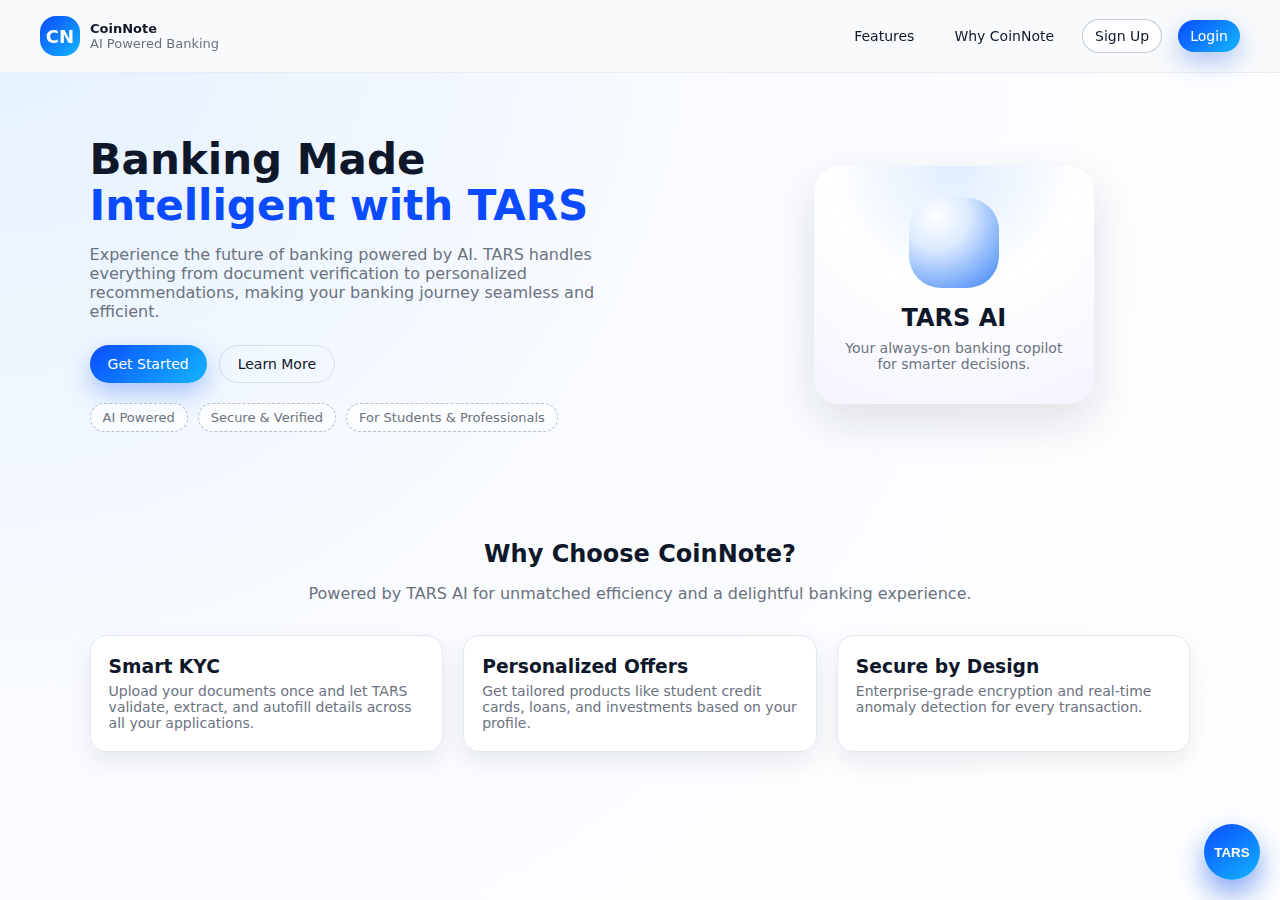
<file: templates/index.html>
<!DOCTYPE html>
<html lang="en">
  <head>
    <meta charset="UTF-8" />
    <meta name="viewport" content="width=device-width, initial-scale=1.0" />
    <title>CoinNote - AI Powered Banking</title>
    <link rel="stylesheet" href="/static/styles.css" />
  </head>
  <body class="page-landing">
    <header class="top-nav">
      <div class="brand">
        <div class="brand-logo">CN</div>
        <div class="brand-text">
          <span class="brand-name">CoinNote</span>
          <span class="brand-tagline">AI Powered Banking</span>
        </div>
      </div>
      <nav class="nav-links">
        <a href="#features">Features</a>
        <a href="#why">Why CoinNote</a>
        <a href="signup.html" class="btn btn-outline">Sign Up</a>
        <a href="dashboard.html" class="btn btn-primary">Login</a>
      </nav>
    </header>

    <main class="hero">
      <section class="hero-content">
        <h1>
          Banking Made
          <span class="accent">Intelligent with TARS</span>
        </h1>
        <p class="hero-subtitle">
          Experience the future of banking powered by AI. TARS handles everything
          from document verification to personalized recommendations, making your
          banking journey seamless and efficient.
        </p>
        <div class="hero-actions">
          <a href="signup.html" class="btn btn-primary">Get Started</a>
          <a href="#why" class="btn btn-ghost">Learn More</a>
        </div>
        <div class="hero-badges">
          <span class="badge">AI Powered</span>
          <span class="badge">Secure &amp; Verified</span>
          <span class="badge">For Students &amp; Professionals</span>
        </div>
      </section>

      <section class="hero-visual">
        <div class="tars-card">
          <div class="tars-icon"></div>
          <h2>TARS AI</h2>
          <p>Your always-on banking copilot for smarter decisions.</p>
        </div>
      </section>
    </main>

    <section id="why" class="section">
      <h2>Why Choose CoinNote?</h2>
      <p class="section-subtitle">
        Powered by TARS AI for unmatched efficiency and a delightful banking
        experience.
      </p>
      <div class="feature-grid">
        <article class="feature-card">
          <h3>Smart KYC</h3>
          <p>
            Upload your documents once and let TARS validate, extract, and
            autofill details across all your applications.
          </p>
        </article>
        <article class="feature-card">
          <h3>Personalized Offers</h3>
          <p>
            Get tailored products like student credit cards, loans, and
            investments based on your profile.
          </p>
        </article>
        <article class="feature-card">
          <h3>Secure by Design</h3>
          <p>
            Enterprise-grade encryption and real-time anomaly detection for
            every transaction.
          </p>
        </article>
      </div>
    </section>

    <!-- AI Agent Floating Widget -->
    <button id="ai-widget-toggle" class="ai-widget-toggle" aria-label="Open AI assistant">
      TARS
    </button>

    <div id="ai-widget" class="ai-widget" aria-hidden="true">
      <header class="ai-widget-header">
        <div>
          <div class="ai-widget-title">TARS AI</div>
          <div class="ai-widget-subtitle">Ask anything about CoinNote</div>
        </div>
        <button id="ai-widget-close" class="ai-close-btn" aria-label="Close AI assistant">
          ✕
        </button>
      </header>
      <div id="ai-messages" class="ai-messages">
        <div class="ai-message ai-message-bot">
          Hi, I'm TARS. I can help you understand accounts, KYC, mutual funds,
          and more. How can I assist you today?
        </div>
      </div>
      <form id="ai-form" class="ai-form">
        <input
          id="ai-input"
          type="text"
          placeholder="Ask TARS anything..."
          autocomplete="off"
          required
        />
        <button type="submit" class="btn btn-primary btn-sm">Send</button>
      </form>
    </div>

    <script src="/static/script.js"></script>
  </body>
</html>
</file>
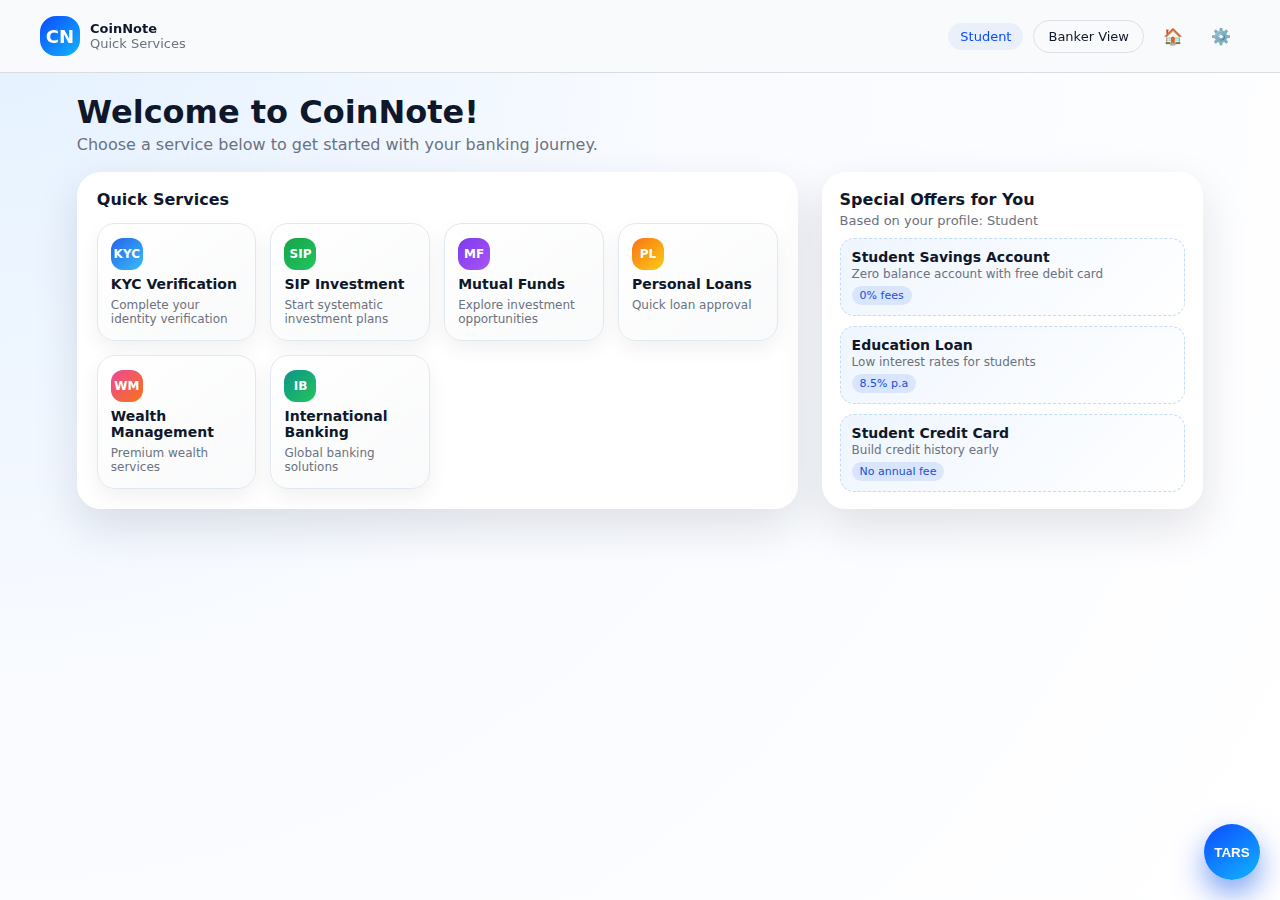
<file: templates/dashboard.html>
<!DOCTYPE html>
<html lang="en">
  <head>
    <meta charset="UTF-8" />
    <meta name="viewport" content="width=device-width, initial-scale=1.0" />
    <title>CoinNote - Dashboard</title>
    <link rel="stylesheet" href="/static/styles.css" />
  </head>
  <body class="page-dashboard">
    <header class="dashboard-header">
      <div class="brand">
        <div class="brand-logo">CN</div>
        <div class="brand-text">
          <span class="brand-name">CoinNote</span>
          <span class="brand-tagline">Quick Services</span>
        </div>
      </div>
      <div class="dashboard-actions">
        <span class="profile-pill">Student</span>
        <a href="bank-dashboard.html" class="btn btn-ghost btn-sm">Banker View</a>
        <button class="icon-btn" title="Home">🏠</button>
        <button class="icon-btn" title="Settings">⚙️</button>
      </div>
    </header>

    <main class="dashboard-main">
      <section class="dashboard-hero">
        <h1>Welcome to CoinNote!</h1>
        <p>Choose a service below to get started with your banking journey.</p>
      </section>

      <section class="dashboard-layout">
        <div class="quick-services">
          <h2>Quick Services</h2>
          <div class="service-grid">
            <a href="service-flow.html?service=kyc" class="service-card">
              <div class="service-icon service-icon-blue">KYC</div>
              <h3>KYC Verification</h3>
              <p>Complete your identity verification</p>
            </a>
            <a href="service-flow.html?service=sip" class="service-card">
              <div class="service-icon service-icon-green">SIP</div>
              <h3>SIP Investment</h3>
              <p>Start systematic investment plans</p>
            </a>
            <a href="service-flow.html?service=mutual-funds" class="service-card">
              <div class="service-icon service-icon-purple">MF</div>
              <h3>Mutual Funds</h3>
              <p>Explore investment opportunities</p>
            </a>
            <a href="service-flow.html?service=personal-loan" class="service-card">
              <div class="service-icon service-icon-orange">PL</div>
              <h3>Personal Loans</h3>
              <p>Quick loan approval</p>
            </a>
            <a href="service-flow.html?service=wealth-management" class="service-card">
              <div class="service-icon service-icon-pink">WM</div>
              <h3>Wealth Management</h3>
              <p>Premium wealth services</p>
            </a>
            <a href="service-flow.html?service=international-banking" class="service-card">
              <div class="service-icon service-icon-teal">IB</div>
              <h3>International Banking</h3>
              <p>Global banking solutions</p>
            </a>
          </div>
        </div>

        <aside class="special-offers">
          <h2>Special Offers for You</h2>
          <p class="offers-subtitle">Based on your profile: Student</p>
          <ul class="offer-list">
            <li class="offer-card">
              <h3>Student Savings Account</h3>
              <p>Zero balance account with free debit card</p>
              <span class="offer-tag">0% fees</span>
            </li>
            <li class="offer-card">
              <h3>Education Loan</h3>
              <p>Low interest rates for students</p>
              <span class="offer-tag">8.5% p.a</span>
            </li>
            <li class="offer-card">
              <h3>Student Credit Card</h3>
              <p>Build credit history early</p>
              <span class="offer-tag">No annual fee</span>
            </li>
          </ul>
        </aside>
      </section>
    </main>

    <button id="ai-widget-toggle" class="ai-widget-toggle" aria-label="Open AI assistant">
      TARS
    </button>
    <div id="ai-widget" class="ai-widget" aria-hidden="true">
      <header class="ai-widget-header">
        <div>
          <div class="ai-widget-title">TARS AI</div>
          <div class="ai-widget-subtitle">Smart banking assistant</div>
        </div>
        <button id="ai-widget-close" class="ai-close-btn" aria-label="Close AI assistant">
          ✕
        </button>
      </header>
      <div id="ai-messages" class="ai-messages">
        <div class="ai-message ai-message-bot">
          I can help you pick the right service, explain offers, and guide you
          through KYC, SIP, and mutual funds applications.
        </div>
      </div>
      <form id="ai-form" class="ai-form">
        <input
          id="ai-input"
          type="text"
          placeholder="Ask TARS about services..."
          autocomplete="off"
          required
        />
        <button type="submit" class="btn btn-primary btn-sm">Send</button>
      </form>
    </div>

    <script src="/static/script.js"></script>
  </body>
</html>
</file>
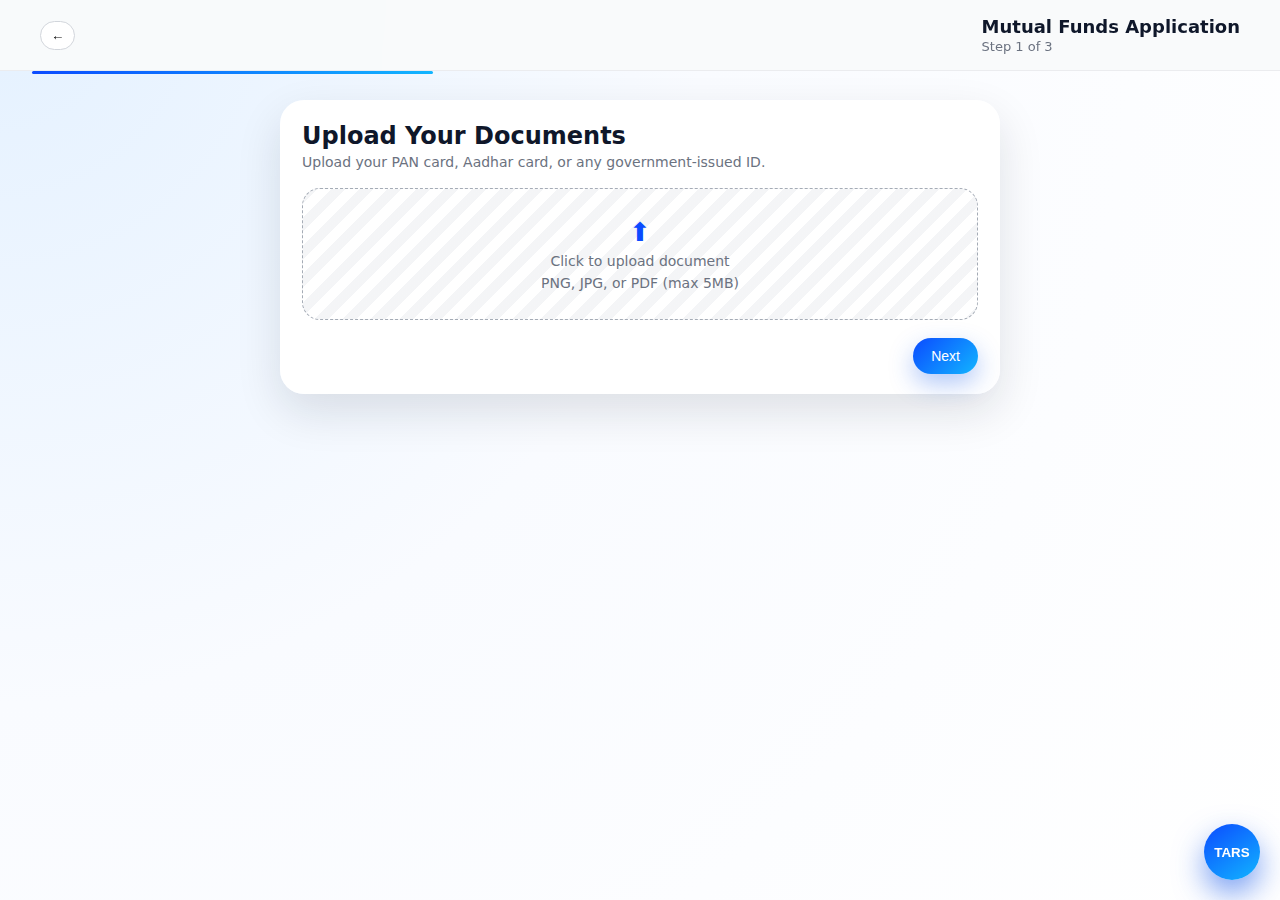
<file: templates/mutual-funds.html>
<!DOCTYPE html>
<html lang="en">
  <head>
    <meta charset="UTF-8" />
    <meta name="viewport" content="width=device-width, initial-scale=1.0" />
    <title>CoinNote - Mutual Funds Application</title>
    <link rel="stylesheet" href="/static/styles.css" />
  </head>
  <body class="page-flow">
    <header class="flow-header">
      <button onclick="history.back()" class="back-btn" type="button">←</button>
      <div class="flow-title-block">
        <h1>Mutual Funds Application</h1>
        <p>Step <span id="mf-step-label">1</span> of 3</p>
      </div>
    </header>

    <div class="flow-progress">
      <div id="mf-progress-bar" class="flow-progress-bar"></div>
    </div>

    <main class="flow-main">
      <!-- Step 1: Documents -->
      <section class="flow-card" data-step="1">
        <h2>Upload Your Documents</h2>
        <p>Upload your PAN card, Aadhar card, or any government-issued ID.</p>

        <div id="drop-zone" class="upload-zone">
          <div class="upload-icon">⬆</div>
          <p class="upload-title">Click to upload document</p>
          <p class="upload-subtitle">PNG, JPG, or PDF (max 5MB)</p>
          <input id="file-input" type="file" accept=".png,.jpg,.jpeg,.pdf" hidden />
        </div>

        <ul id="file-list" class="file-list"></ul>

        <div class="flow-actions">
          <button id="mf-next-1" class="btn btn-primary">Next</button>
        </div>
      </section>

      <!-- Step 2: Investment Details -->
      <section class="flow-card" data-step="2" hidden>
        <h2>Investment Details</h2>
        <p>Tell us how you want to invest.</p>

        <form id="mf-details-form" class="flow-form">
          <label class="field">
            <span>Investment Type</span>
            <select name="type" required>
              <option value="">Select type</option>
              <option value="sip">SIP (Monthly)</option>
              <option value="lumpsum">Lump Sum</option>
            </select>
          </label>
          <label class="field">
            <span>Amount (₹)</span>
            <input type="number" name="amount" placeholder="e.g. 2000" min="500" required />
          </label>
          <label class="field">
            <span>Risk Profile</span>
            <select name="risk" required>
              <option value="">Select risk level</option>
              <option value="conservative">Conservative</option>
              <option value="balanced">Balanced</option>
              <option value="aggressive">Aggressive</option>
            </select>
          </label>
        </form>

        <div class="flow-actions">
          <button data-prev="1" class="btn btn-ghost mf-prev">Back</button>
          <button id="mf-next-2" class="btn btn-primary">Next</button>
        </div>
      </section>

      <!-- Step 3: Review -->
      <section class="flow-card" data-step="3" hidden>
        <h2>Review &amp; Confirm</h2>
        <p>Check your details before submitting your application.</p>

        <div id="mf-review" class="review-panel"></div>

        <div class="flow-actions">
          <button data-prev="2" class="btn btn-ghost mf-prev">Back</button>
          <button id="mf-submit" class="btn btn-primary">Submit Application</button>
        </div>
      </section>
    </main>

    <button id="ai-widget-toggle" class="ai-widget-toggle" aria-label="Open AI assistant">
      TARS
    </button>
    <div id="ai-widget" class="ai-widget" aria-hidden="true">
      <header class="ai-widget-header">
        <div>
          <div class="ai-widget-title">TARS AI</div>
          <div class="ai-widget-subtitle">Mutual funds helper</div>
        </div>
        <button id="ai-widget-close" class="ai-close-btn" aria-label="Close AI assistant">
          ✕
        </button>
      </header>
      <div id="ai-messages" class="ai-messages">
        <div class="ai-message ai-message-bot">
          I can explain SIP vs lump sum, risk profiles, and help you decide how
          much to invest.
        </div>
      </div>
      <form id="ai-form" class="ai-form">
        <input
          id="ai-input"
          type="text"
          placeholder="Ask TARS about mutual funds..."
          autocomplete="off"
          required
        />
        <button type="submit" class="btn btn-primary btn-sm">Send</button>
      </form>
    </div>

    <script src="/static/script.js"></script>
  </body>
</html>
</file>
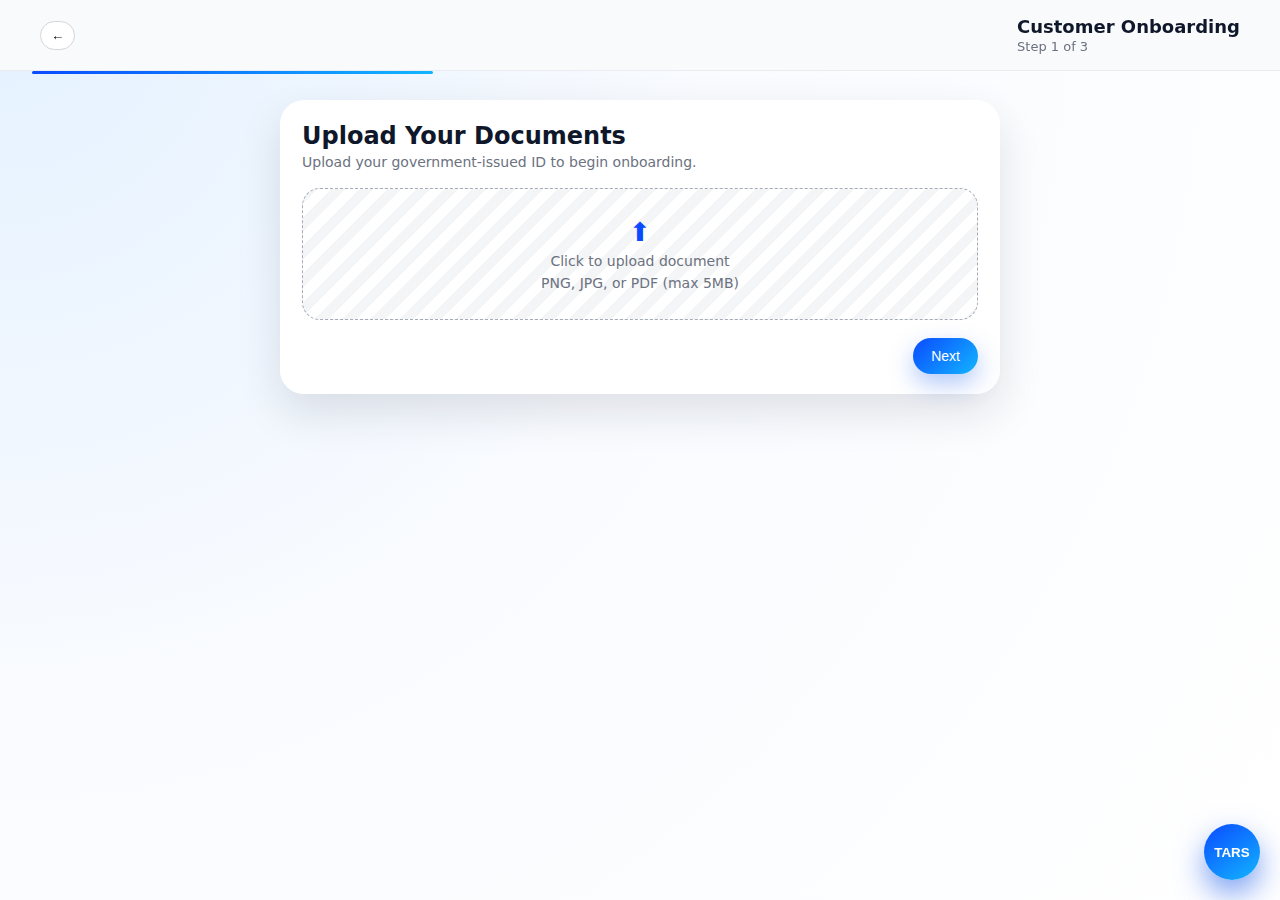
<file: templates/service-flow.html>
<!DOCTYPE html>
<html lang="en">
  <head>
    <meta charset="UTF-8" />
    <meta name="viewport" content="width=device-width, initial-scale=1.0" />
    <title>CoinNote - Application Flow</title>
    <link rel="stylesheet" href="/static/styles.css" />
  </head>
  <body class="page-flow">
    <header class="flow-header">
      <button onclick="history.back()" class="back-btn" type="button">←</button>
      <div class="flow-title-block">
        <h1 id="service-title">Service Application</h1>
        <p>Step <span id="mf-step-label">1</span> of 3</p>
      </div>
    </header>

    <div class="flow-progress">
      <div id="mf-progress-bar" class="flow-progress-bar"></div>
    </div>

    <main class="flow-main">
      <!-- Step 1: Documents -->
      <section class="flow-card" data-step="1">
        <h2>Upload Your Documents</h2>
        <p id="docs-description">
          Upload your PAN card, Aadhar card, or any government-issued ID.
        </p>

        <div id="drop-zone" class="upload-zone">
          <div class="upload-icon">⬆</div>
          <p class="upload-title">Click to upload document</p>
          <p class="upload-subtitle">PNG, JPG, or PDF (max 5MB)</p>
          <input id="file-input" type="file" accept=".png,.jpg,.jpeg,.pdf" hidden />
        </div>

        <ul id="file-list" class="file-list"></ul>

        <div class="flow-actions">
          <button id="mf-next-1" class="btn btn-primary">Next</button>
        </div>
      </section>

      <!-- Step 2: Face Verification -->
      <section class="flow-card" data-step="2" hidden>
        <h2>Face Verification</h2>
        <p>Take a selfie or upload a photo for identity verification.</p>

        <div id="selfie-drop-zone" class="upload-zone">
          <div class="upload-icon">📷</div>
          <p class="upload-title">Take a selfie</p>
          <p class="upload-subtitle">Make sure your face is clearly visible</p>
          <input
            id="selfie-file-input"
            type="file"
            accept="image/*"
            capture="user"
            hidden
          />
        </div>

        <ul id="selfie-file-list" class="file-list"></ul>

        <div class="flow-actions">
          <button data-prev="1" class="btn btn-ghost mf-prev">Back</button>
          <button id="mf-next-2" class="btn btn-primary">Next</button>
        </div>
      </section>

      <!-- Step 3: Fraud Detection -->
      <section class="flow-card" data-step="3" hidden>
        <h2>Fraud Detection</h2>
        <p>
          We run AI-powered checks on your documents and selfie to keep your
          account safe.
        </p>

        <div id="mf-review" class="review-panel">
          <h3>Status</h3>
          <div class="review-row">
            <span class="review-label">Document verification</span>
            <span class="review-value" id="status-docs">Pending</span>
          </div>
          <div class="review-row">
            <span class="review-label">Face match</span>
            <span class="review-value" id="status-face">Pending</span>
          </div>
          <div class="review-row">
            <span class="review-label">Risk score</span>
            <span class="review-value" id="status-risk">Not evaluated</span>
          </div>
        </div>

        <div class="flow-actions">
          <button data-prev="2" class="btn btn-ghost mf-prev">Back</button>
          <button id="mf-submit" class="btn btn-primary">Run Fraud Detection</button>
        </div>
      </section>
    </main>

    <button id="ai-widget-toggle" class="ai-widget-toggle" aria-label="Open AI assistant">
      TARS
    </button>
    <div id="ai-widget" class="ai-widget" aria-hidden="true">
      <header class="ai-widget-header">
        <div>
          <div class="ai-widget-title">TARS AI</div>
          <div class="ai-widget-subtitle">Secure onboarding assistant</div>
        </div>
        <button id="ai-widget-close" class="ai-close-btn" aria-label="Close AI assistant">
          ✕
        </button>
      </header>
      <div id="ai-messages" class="ai-messages">
        <div class="ai-message ai-message-bot">
          I guide you through document upload, selfie verification, and fraud
          checks for every CoinNote service.
        </div>
      </div>
      <form id="ai-form" class="ai-form">
        <input
          id="ai-input"
          type="text"
          placeholder="Ask TARS about verification..."
          autocomplete="off"
          required
        />
        <button type="submit" class="btn btn-primary btn-sm">Send</button>
      </form>
    </div>

    <script src="/static/script.js"></script>
  </body>
</html>
</file>
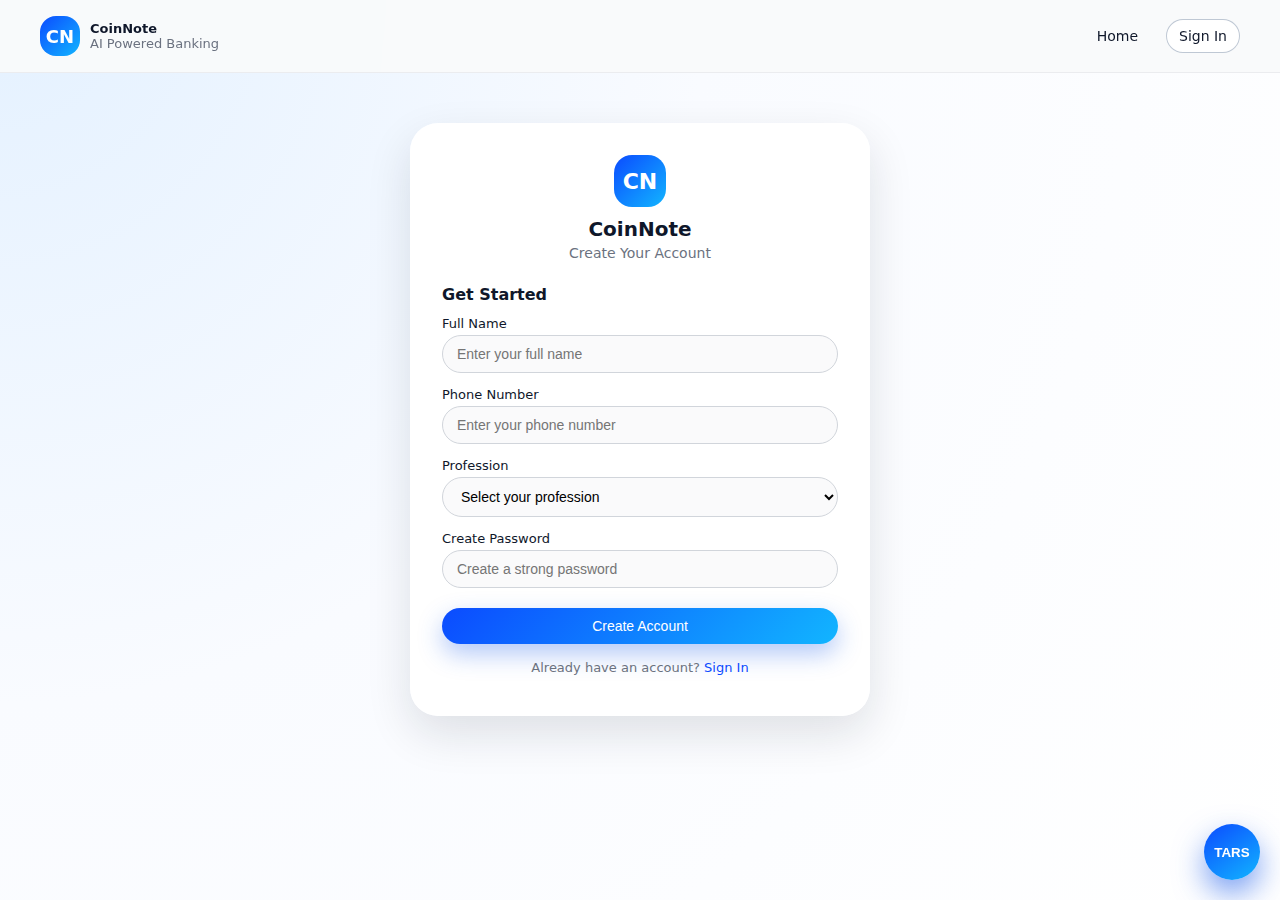
<file: templates/signup.html>
<!DOCTYPE html>
<html lang="en">
  <head>
    <meta charset="UTF-8" />
    <meta name="viewport" content="width=device-width, initial-scale=1.0" />
    <title>CoinNote - Create Account</title>
    <link rel="stylesheet" href="/static/styles.css" />
  </head>
  <body class="page-auth">
    <header class="top-nav">
      <div class="brand">
        <div class="brand-logo">CN</div>
        <div class="brand-text">
          <span class="brand-name">CoinNote</span>
          <span class="brand-tagline">AI Powered Banking</span>
        </div>
      </div>
      <nav class="nav-links">
        <a href="index.html">Home</a>
        <a href="dashboard.html" class="btn btn-outline">Sign In</a>
      </nav>
    </header>

    <main class="auth-wrapper">
      <section class="auth-card">
        <div class="auth-header">
          <div class="auth-logo">CN</div>
          <h1>CoinNote</h1>
          <p>Create Your Account</p>
        </div>

        <form id="signup-form" class="auth-form">
          <h2>Get Started</h2>

          <label class="field">
            <span>Full Name</span>
            <input type="text" name="fullName" placeholder="Enter your full name" required />
          </label>

          <label class="field">
            <span>Phone Number</span>
            <input
              type="tel"
              name="phone"
              placeholder="Enter your phone number"
              required
            />
          </label>

          <label class="field">
            <span>Profession</span>
            <select name="profession" required>
              <option value="">Select your profession</option>
              <option value="student">Student</option>
              <option value="salaried">Salaried</option>
              <option value="self-employed">Self Employed</option>
              <option value="other">Other</option>
            </select>
          </label>

          <label class="field">
            <span>Create Password</span>
            <input
              type="password"
              name="password"
              placeholder="Create a strong password"
              minlength="6"
              required
            />
          </label>

          <button type="submit" class="btn btn-primary auth-submit">
            Create Account
          </button>

          <p class="auth-footer-text">
            Already have an account?
            <a href="dashboard.html">Sign In</a>
          </p>
        </form>
      </section>
    </main>

    <button id="ai-widget-toggle" class="ai-widget-toggle" aria-label="Open AI assistant">
      TARS
    </button>
    <div id="ai-widget" class="ai-widget" aria-hidden="true">
      <header class="ai-widget-header">
        <div>
          <div class="ai-widget-title">TARS AI</div>
          <div class="ai-widget-subtitle">Need help signing up?</div>
        </div>
        <button id="ai-widget-close" class="ai-close-btn" aria-label="Close AI assistant">
          ✕
        </button>
      </header>
      <div id="ai-messages" class="ai-messages">
        <div class="ai-message ai-message-bot">
          I can explain what details you should enter and help you choose the
          right products as a student or professional.
        </div>
      </div>
      <form id="ai-form" class="ai-form">
        <input
          id="ai-input"
          type="text"
          placeholder="Ask TARS about signup..."
          autocomplete="off"
          required
        />
        <button type="submit" class="btn btn-primary btn-sm">Send</button>
      </form>
    </div>

    <script src="/static/script.js"></script>
  </body>
</html>
</file>
<file: static/styles.css>
:root {
  --bg-gradient: radial-gradient(circle at top left, #e4f1ff 0, #f9fbff 45%, #ffffff 100%);
  --primary: #0b4bff;
  --primary-dark: #062f9b;
  --accent: #12b5ff;
  --text-main: #0f172a;
  --text-muted: #6b7280;
  --border-subtle: #e5e7eb;
  --surface: #ffffff;
  --shadow-soft: 0 18px 45px rgba(15, 23, 42, 0.12);
  --radius-lg: 24px;
  --radius-md: 16px;
  --radius-pill: 999px;
}

*,
*::before,
*::after {
  box-sizing: border-box;
}

body {
  margin: 0;
  font-family: system-ui, -apple-system, BlinkMacSystemFont, "Segoe UI", sans-serif;
  color: var(--text-main);
  background: var(--bg-gradient);
  min-height: 100vh;
}

a {
  color: inherit;
  text-decoration: none;
}

img {
  max-width: 100%;
  display: block;
}

.top-nav,
.dashboard-header,
.flow-header {
  position: sticky;
  top: 0;
  z-index: 20;
  display: flex;
  justify-content: space-between;
  align-items: center;
  padding: 16px 40px;
  background: rgba(249, 250, 251, 0.94);
  backdrop-filter: blur(18px);
  border-bottom: 1px solid rgba(229, 231, 235, 0.7);
}

.brand {
  display: flex;
  align-items: center;
  gap: 10px;
}

.brand-logo {
  width: 40px;
  height: 40px;
  border-radius: 16px;
  background: linear-gradient(135deg, #0b4bff, #12b5ff);
  color: #fff;
  display: flex;
  align-items: center;
  justify-content: center;
  font-weight: 700;
  font-size: 18px;
}

.brand-text {
  display: flex;
  flex-direction: column;
  font-size: 13px;
}

.brand-name {
  font-weight: 600;
}

.brand-tagline {
  color: var(--text-muted);
}

.nav-links {
  display: flex;
  align-items: center;
  gap: 16px;
  font-size: 14px;
}

.nav-links a {
  padding: 8px 12px;
  border-radius: 999px;
}

.nav-links a:hover {
  background: rgba(15, 23, 42, 0.05);
}

.btn {
  display: inline-flex;
  align-items: center;
  justify-content: center;
  padding: 10px 18px;
  border-radius: var(--radius-pill);
  border: none;
  font-size: 14px;
  cursor: pointer;
  white-space: nowrap;
  transition: background 0.18s ease, transform 0.1s ease, box-shadow 0.1s ease;
}

.btn-primary {
  background: linear-gradient(135deg, var(--primary), var(--accent));
  color: #fff;
  box-shadow: 0 10px 25px rgba(37, 99, 235, 0.35);
}

.btn-primary:hover {
  transform: translateY(-1px);
  box-shadow: 0 14px 30px rgba(37, 99, 235, 0.45);
}

.btn-outline {
  border: 1px solid rgba(148, 163, 184, 0.6);
  background: #fff;
  color: var(--text-main);
}

.btn-outline:hover {
  background: rgba(15, 23, 42, 0.04);
}

.btn-ghost {
  background: transparent;
  color: var(--text-main);
  border: 1px solid rgba(148, 163, 184, 0.3);
}

.btn-ghost:hover {
  background: rgba(15, 23, 42, 0.03);
}

.btn-sm {
  padding: 8px 14px;
  font-size: 13px;
}

.page-landing .hero {
  display: grid;
  grid-template-columns: minmax(0, 1.2fr) minmax(0, 1fr);
  gap: 60px;
  padding: 64px min(7vw, 96px);
  align-items: center;
}

.hero-content h1 {
  font-size: clamp(32px, 4vw, 42px);
  line-height: 1.1;
  margin: 0 0 16px;
}

.accent {
  color: var(--primary);
}

.hero-subtitle {
  color: var(--text-muted);
  max-width: 560px;
  margin-bottom: 24px;
}

.hero-actions {
  display: flex;
  flex-wrap: wrap;
  gap: 12px;
  margin-bottom: 20px;
}

.hero-badges {
  display: flex;
  flex-wrap: wrap;
  gap: 10px;
  color: var(--text-muted);
  font-size: 13px;
}

.badge {
  padding: 6px 12px;
  border-radius: 999px;
  border: 1px dashed rgba(148, 163, 184, 0.7);
  background: rgba(255, 255, 255, 0.7);
}

.hero-visual {
  display: flex;
  justify-content: center;
}

.tars-card {
  width: 280px;
  padding: 32px 24px;
  border-radius: 26px;
  background: radial-gradient(circle at top, #e0edff 0, #ffffff 45%, #f3f4ff 100%);
  box-shadow: var(--shadow-soft);
  text-align: center;
}

.tars-icon {
  width: 90px;
  height: 90px;
  margin: 0 auto 16px;
  border-radius: 32px;
  background:
    radial-gradient(circle at 30% 20%, #ffffff 0, #dbeafe 35%, #3b82f6 100%),
    linear-gradient(135deg, #0b4bff, #12b5ff);
  position: relative;
}

.tars-card h2 {
  margin: 0 0 8px;
}

.tars-card p {
  margin: 0;
  color: var(--text-muted);
  font-size: 14px;
}

.section {
  padding: 24px min(7vw, 96px) 56px;
}

.section h2 {
  text-align: center;
  margin-bottom: 8px;
}

.section-subtitle {
  text-align: center;
  color: var(--text-muted);
  margin-bottom: 32px;
}

.feature-grid {
  display: grid;
  grid-template-columns: repeat(auto-fit, minmax(230px, 1fr));
  gap: 20px;
}

.feature-card {
  background: rgba(255, 255, 255, 0.9);
  border-radius: var(--radius-md);
  padding: 20px 18px;
  border: 1px solid rgba(226, 232, 240, 1);
  box-shadow: 0 10px 25px rgba(15, 23, 42, 0.08);
}

.feature-card h3 {
  margin-top: 0;
  margin-bottom: 6px;
}

.feature-card p {
  margin: 0;
  color: var(--text-muted);
  font-size: 14px;
}

.page-auth .auth-wrapper {
  display: flex;
  justify-content: center;
  padding: 50px 16px 64px;
}

.auth-card {
  background: rgba(255, 255, 255, 0.96);
  border-radius: 28px;
  padding: 32px 32px 28px;
  box-shadow: var(--shadow-soft);
  width: 100%;
  max-width: 460px;
}

.auth-header {
  text-align: center;
  margin-bottom: 24px;
}

.auth-logo {
  width: 52px;
  height: 52px;
  border-radius: 18px;
  margin: 0 auto 10px;
  background: linear-gradient(135deg, var(--primary), var(--accent));
  color: #fff;
  display: flex;
  align-items: center;
  justify-content: center;
  font-weight: 700;
  font-size: 22px;
}

.auth-header h1 {
  margin: 0;
  font-size: 20px;
}

.auth-header p {
  margin: 4px 0 0;
  color: var(--text-muted);
  font-size: 14px;
}

.auth-form h2 {
  margin-top: 0;
  margin-bottom: 12px;
  font-size: 16px;
}

.field {
  display: flex;
  flex-direction: column;
  gap: 4px;
  margin-bottom: 14px;
  font-size: 13px;
}

.field span {
  color: var(--text-main);
}

.field input,
.field select {
  border-radius: 999px;
  border: 1px solid rgba(209, 213, 219, 1);
  padding: 10px 14px;
  font-size: 14px;
  outline: none;
  background: rgba(249, 250, 251, 0.9);
}

.field input:focus,
.field select:focus {
  border-color: rgba(59, 130, 246, 0.8);
  box-shadow: 0 0 0 1px rgba(59, 130, 246, 0.4);
  background: #fff;
}

.auth-submit {
  width: 100%;
  margin-top: 6px;
}

.auth-footer-text {
  margin-top: 16px;
  text-align: center;
  font-size: 13px;
  color: var(--text-muted);
}

.auth-footer-text a {
  color: var(--primary);
  font-weight: 500;
}

.page-dashboard {
  background: var(--bg-gradient);
}

.dashboard-header {
  border-bottom: 1px solid rgba(209, 213, 219, 0.8);
}

.dashboard-actions {
  display: flex;
  align-items: center;
  gap: 10px;
}

.profile-pill {
  padding: 6px 12px;
  border-radius: 999px;
  background: rgba(59, 130, 246, 0.08);
  color: var(--primary);
  font-size: 13px;
}

.icon-btn {
  border: none;
  background: transparent;
  border-radius: 999px;
  padding: 6px 9px;
  cursor: pointer;
  font-size: 16px;
}

.icon-btn:hover {
  background: rgba(148, 163, 184, 0.2);
}

.dashboard-main {
  padding: 20px min(6vw, 80px) 40px;
}

.dashboard-hero h1 {
  margin: 0 0 4px;
}

.dashboard-hero p {
  margin: 0 0 18px;
  color: var(--text-muted);
}

.dashboard-layout {
  display: grid;
  grid-template-columns: minmax(0, 1.7fr) minmax(260px, 0.9fr);
  gap: 24px;
}

.quick-services {
  background: rgba(255, 255, 255, 0.96);
  border-radius: var(--radius-lg);
  padding: 18px 20px 20px;
  box-shadow: var(--shadow-soft);
}

.quick-services h2 {
  margin: 0 0 14px;
  font-size: 16px;
}

.service-grid {
  display: grid;
  grid-template-columns: repeat(auto-fit, minmax(150px, 1fr));
  gap: 14px;
}

.service-card {
  display: flex;
  flex-direction: column;
  align-items: flex-start;
  gap: 6px;
  padding: 14px 13px;
  border-radius: 18px;
  border: 1px solid rgba(226, 232, 240, 1);
  background: linear-gradient(145deg, #ffffff, #f9fafb);
  box-shadow: 0 8px 20px rgba(15, 23, 42, 0.06);
  cursor: pointer;
  text-align: left;
}

.service-card h3 {
  margin: 0;
  font-size: 14px;
}

.service-card p {
  margin: 0;
  font-size: 12px;
  color: var(--text-muted);
}

.service-card:hover {
  transform: translateY(-1px);
  box-shadow: 0 14px 30px rgba(15, 23, 42, 0.1);
}

.service-icon {
  width: 32px;
  height: 32px;
  border-radius: 12px;
  display: flex;
  align-items: center;
  justify-content: center;
  font-size: 12px;
  font-weight: 600;
  color: #fff;
}

.service-icon-blue {
  background: linear-gradient(135deg, #2563eb, #38bdf8);
}
.service-icon-green {
  background: linear-gradient(135deg, #16a34a, #22c55e);
}
.service-icon-purple {
  background: linear-gradient(135deg, #7c3aed, #a855f7);
}
.service-icon-orange {
  background: linear-gradient(135deg, #f97316, #facc15);
}
.service-icon-pink {
  background: linear-gradient(135deg, #ec4899, #f97316);
}
.service-icon-teal {
  background: linear-gradient(135deg, #0d9488, #22c55e);
}

.special-offers {
  background: rgba(255, 255, 255, 0.96);
  border-radius: var(--radius-lg);
  padding: 18px 18px 16px;
  box-shadow: var(--shadow-soft);
}

.special-offers h2 {
  margin: 0 0 4px;
  font-size: 16px;
}

.offers-subtitle {
  margin: 0 0 10px;
  color: var(--text-muted);
  font-size: 13px;
}

.offer-list {
  list-style: none;
  margin: 0;
  padding: 0;
  display: flex;
  flex-direction: column;
  gap: 10px;
}

.offer-card {
  padding: 10px 11px;
  border-radius: 14px;
  border: 1px dashed rgba(191, 219, 254, 1);
  background: linear-gradient(135deg, #eff6ff, #ffffff);
}

.offer-card h3 {
  margin: 0 0 2px;
  font-size: 14px;
}

.offer-card p {
  margin: 0;
  font-size: 12px;
  color: var(--text-muted);
}

.offer-tag {
  display: inline-block;
  margin-top: 5px;
  padding: 3px 8px;
  border-radius: 999px;
  background: rgba(37, 99, 235, 0.12);
  color: #1d4ed8;
  font-size: 11px;
}

.page-flow {
  background: var(--bg-gradient);
}

.flow-header {
  gap: 12px;
}

.back-btn {
  border-radius: 999px;
  border: 1px solid rgba(209, 213, 219, 1);
  background: #fff;
  padding: 6px 10px;
  cursor: pointer;
}

.flow-title-block h1 {
  margin: 0;
  font-size: 18px;
}

.flow-title-block p {
  margin: 2px 0 0;
  font-size: 13px;
  color: var(--text-muted);
}

.flow-progress {
  padding: 0 32px 10px;
}

.flow-progress-bar {
  height: 3px;
  border-radius: 999px;
  background: linear-gradient(90deg, var(--primary), var(--accent));
  width: 33%;
  transition: width 0.25s ease;
}

.flow-main {
  padding: 16px 24px 40px;
  display: flex;
  justify-content: center;
}

.flow-card {
  width: 100%;
  max-width: 720px;
  background: rgba(255, 255, 255, 0.97);
  border-radius: var(--radius-lg);
  padding: 22px 22px 20px;
  box-shadow: var(--shadow-soft);
}

.flow-card h2 {
  margin-top: 0;
  margin-bottom: 4px;
}

.flow-card p {
  margin-top: 0;
  color: var(--text-muted);
  font-size: 14px;
}

.upload-zone {
  margin-top: 18px;
  border-radius: 18px;
  border: 1.5px dashed rgba(156, 163, 175, 0.9);
  padding: 28px 16px;
  display: flex;
  flex-direction: column;
  align-items: center;
  justify-content: center;
  gap: 6px;
  background: repeating-linear-gradient(
      135deg,
      rgba(243, 244, 246, 0.9),
      rgba(243, 244, 246, 0.9) 10px,
      rgba(255, 255, 255, 0.9) 10px,
      rgba(255, 255, 255, 0.9) 20px
    );
  cursor: pointer;
}

.upload-icon {
  font-size: 26px;
  color: var(--primary);
}

.upload-title {
  margin: 0;
  font-weight: 500;
}

.upload-subtitle {
  margin: 0;
  font-size: 13px;
  color: var(--text-muted);
}

.file-list {
  list-style: none;
  margin: 14px 0 0;
  padding: 0;
  font-size: 13px;
}

.file-list li {
  padding: 6px 10px;
  border-radius: 999px;
  background: rgba(243, 244, 246, 0.8);
  margin-bottom: 6px;
}

.flow-actions {
  margin-top: 18px;
  display: flex;
  justify-content: flex-end;
  gap: 10px;
}

.flow-form {
  margin-top: 18px;
}

.review-panel {
  margin-top: 16px;
  border-radius: 18px;
  background: rgba(248, 250, 252, 0.96);
  border: 1px solid rgba(226, 232, 240, 1);
  padding: 16px 14px;
  font-size: 14px;
}

.review-panel h3 {
  margin-top: 0;
  margin-bottom: 8px;
  font-size: 14px;
}

.review-row {
  display: flex;
  justify-content: space-between;
  gap: 10px;
  margin-bottom: 6px;
}

.review-label {
  color: var(--text-muted);
}

.review-value {
  font-weight: 500;
}

.ai-widget-toggle {
  position: fixed;
  right: 20px;
  bottom: 20px;
  width: 56px;
  height: 56px;
  border-radius: 999px;
  border: none;
  background: linear-gradient(145deg, #0b4bff, #12b5ff);
  color: #fff;
  font-weight: 700;
  box-shadow: 0 14px 30px rgba(37, 99, 235, 0.6);
  cursor: pointer;
  z-index: 40;
}

.ai-widget {
  position: fixed;
  right: 20px;
  bottom: 90px;
  width: min(360px, 90vw);
  max-height: 520px;
  display: flex;
  flex-direction: column;
  background: rgba(15, 23, 42, 0.98);
  color: #e5e7eb;
  border-radius: 22px;
  overflow: hidden;
  box-shadow: 0 18px 45px rgba(15, 23, 42, 0.9);
  transform: translateY(16px);
  opacity: 0;
  pointer-events: none;
  transition: opacity 0.18s ease, transform 0.18s ease;
  z-index: 45;
}

.ai-widget.open {
  transform: translateY(0);
  opacity: 1;
  pointer-events: auto;
}

.ai-widget-header {
  padding: 12px 14px;
  display: flex;
  justify-content: space-between;
  align-items: center;
  background: linear-gradient(135deg, #020617, #020617 30%, #0b4bff 100%);
}

.ai-widget-title {
  font-weight: 600;
  font-size: 14px;
}

.ai-widget-subtitle {
  font-size: 12px;
  color: #9ca3af;
}

.ai-close-btn {
  border: none;
  background: transparent;
  color: #9ca3af;
  cursor: pointer;
  font-size: 16px;
}

.ai-messages {
  padding: 10px 12px;
  flex: 1;
  overflow-y: auto;
  background: radial-gradient(circle at top, #0f172a 0, #020617 55%);
}

.ai-message {
  max-width: 85%;
  padding: 8px 11px;
  border-radius: 14px;
  font-size: 13px;
  line-height: 1.4;
  margin-bottom: 8px;
}

.ai-message-bot {
  background: rgba(15, 23, 42, 0.95);
  border: 1px solid rgba(55, 65, 81, 0.9);
}

.ai-message-user {
  margin-left: auto;
  background: linear-gradient(135deg, #0b4bff, #12b5ff);
  color: #e5e7eb;
}

.ai-form {
  display: flex;
  gap: 6px;
  padding: 10px;
  background: rgba(15, 23, 42, 0.98);
  border-top: 1px solid rgba(31, 41, 55, 1);
}

.ai-form input {
  flex: 1;
  border-radius: 999px;
  border: 1px solid rgba(55, 65, 81, 1);
  background: rgba(15, 23, 42, 1);
  color: #e5e7eb;
  padding: 8px 12px;
  font-size: 13px;
  outline: none;
}

.ai-form input::placeholder {
  color: #6b7280;
}

@media (max-width: 880px) {
  .page-landing .hero {
    grid-template-columns: minmax(0, 1fr);
    padding: 40px 18px;
  }

  .hero-visual {
    order: -1;
    margin-bottom: 24px;
  }

  .top-nav,
  .dashboard-header,
  .flow-header {
    padding-inline: 16px;
  }

  .dashboard-layout {
    grid-template-columns: minmax(0, 1fr);
  }

  .special-offers {
    order: -1;
  }

  .flow-main {
    padding-inline: 16px;
  }

  .flow-progress {
    padding-inline: 16px;
  }
}
</file>
